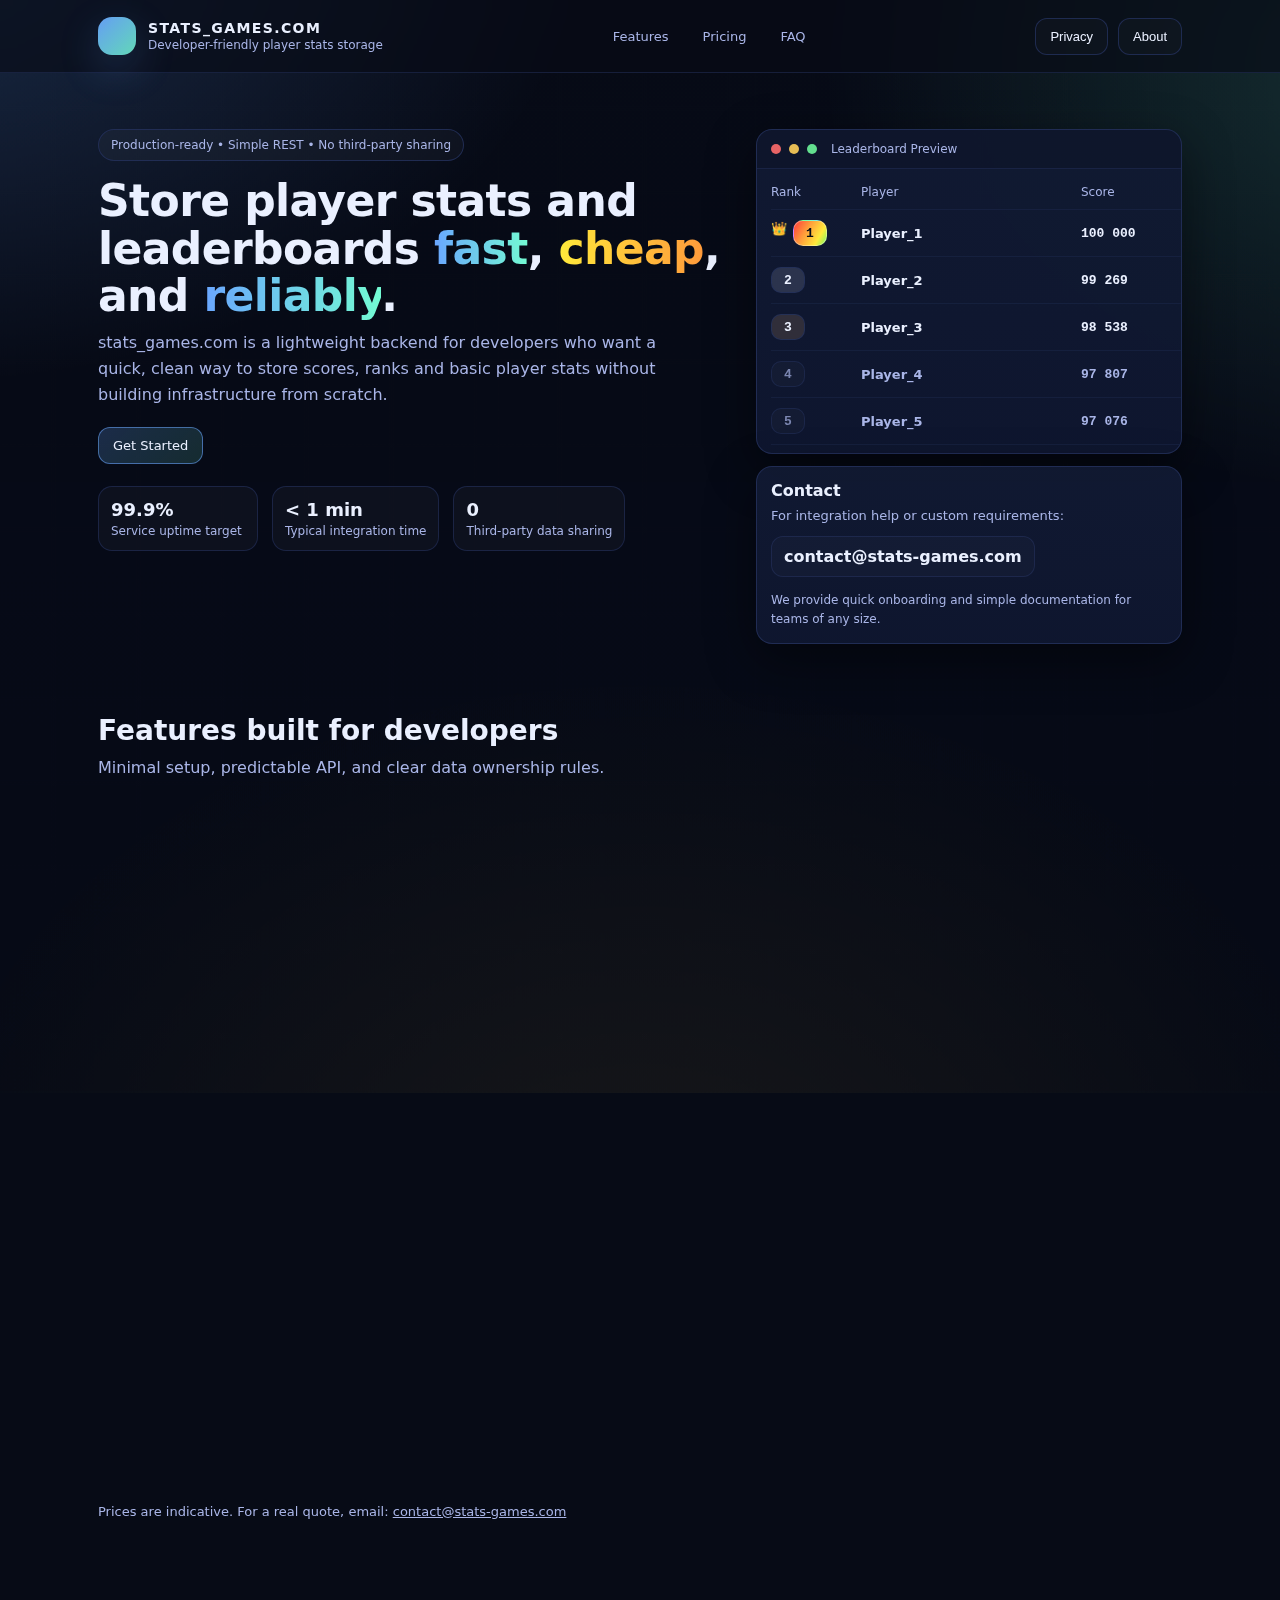
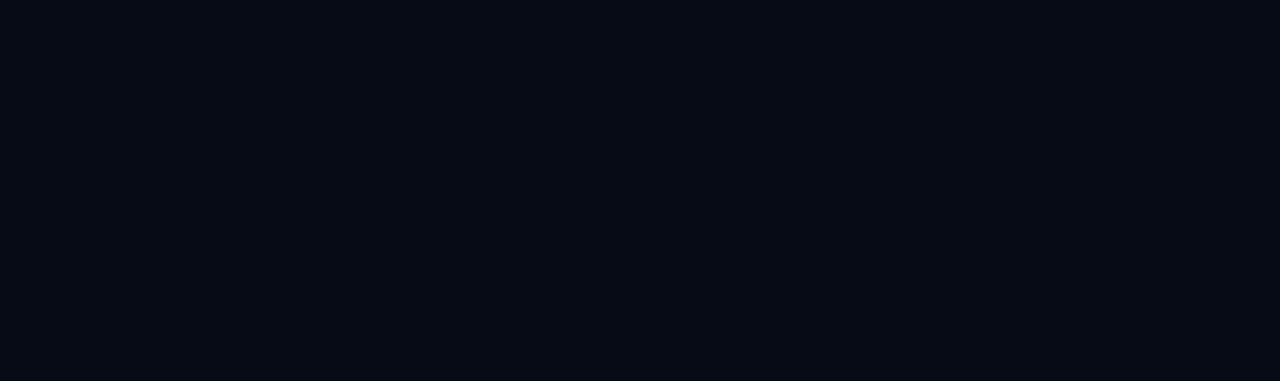
<file: public/index.html>
﻿<!doctype html>
<html lang="en">
<head>
  <meta charset="utf-8" />
  <meta name="viewport" content="width=device-width, initial-scale=1" />
  <title>stats_games.com — Player Stats & Leaderboards for Developers</title>
  <meta name="description" content="Fast, affordable player stats storage and leaderboards for game developers. Simple API, no third-party data sharing." />
  <link rel="stylesheet" href="./landing.css" />
</head>
<body>
  <header class="topbar">
    <div class="container topbar-inner">
      <div class="brand">
        <div class="logo" aria-hidden="true"></div>
        <div class="brand-text">
          <div class="brand-name">stats_games.com</div>
          <div class="brand-sub">Developer-friendly player stats storage</div>
        </div>
      </div>

      <nav class="nav">
        <a class="nav-link" href="#features">Features</a>
        <a class="nav-link" href="#pricing">Pricing</a>
        <a class="nav-link" href="#faq">FAQ</a>
      </nav>

      <div class="topbar-actions">
        <button class="btn ghost" type="button" data-open="privacyModal">Privacy</button>
        <button class="btn ghost" type="button" data-open="aboutModal">About</button>
      </div>

      <button class="burger" type="button" aria-label="Open menu" id="burgerBtn">☰</button>
    </div>

    <div class="mobile-nav" id="mobileNav" aria-hidden="true">
      <a href="#features">Features</a>
      <a href="#pricing">Pricing</a>
      <a href="#faq">FAQ</a>
      <button class="btn ghost full" type="button" data-open="privacyModal">Privacy</button>
      <button class="btn ghost full" type="button" data-open="aboutModal">About</button>
    </div>
  </header>

  <main>
    <!-- HERO -->
    <section class="hero">
      <div class="container hero-grid">
        <div class="hero-left">
          <div class="badge">Production-ready • Simple REST • No third-party sharing</div>
          <h1 class="h1">
            Store player stats and leaderboards
            <span class="grad">fast</span>, <span class="grad2">cheap</span>, and <span class="grad">reliably</span>.
          </h1>
          <p class="lead">
            stats_games.com is a lightweight backend for developers who want a quick, clean way
            to store scores, ranks and basic player stats without building infrastructure from scratch.
          </p>

          <div class="cta">
            <a class="btn primary" href="#pricing">Get Started</a>
          </div>

          <div class="trust">
            <div class="trust-item">
              <div class="trust-kpi">99.9%</div>
              <div class="trust-label">Service uptime target</div>
            </div>
            <div class="trust-item">
              <div class="trust-kpi">&lt; 1 min</div>
              <div class="trust-label">Typical integration time</div>
            </div>
            <div class="trust-item">
              <div class="trust-kpi">0</div>
              <div class="trust-label">Third-party data sharing</div>
            </div>
          </div>
        </div>

        <div class="hero-right">
          <div class="card preview">
            <div class="preview-top">
              <div class="dot red"></div>
              <div class="dot yellow"></div>
              <div class="dot green"></div>
              <div class="preview-title">Leaderboard Preview</div>
            </div>

            <div class="mini">
              <div class="mini-row head">
                <div>Rank</div><div>Player</div><div>Score</div><div>Updated</div>
              </div>
              <div class="mini-row gold">
                <div class="rank">
                  <span class="crown">👑</span><span class="rb">1</span>
                </div>
                <div class="player">Player_1</div>
                <div class="score">100 000</div>
                <div class="time">now</div>
              </div>
              <div class="mini-row silver">
                <div class="rank"><span class="rb">2</span></div>
                <div class="player">Player_2</div>
                <div class="score">99 269</div>
                <div class="time">1h ago</div>
              </div>
              <div class="mini-row bronze">
                <div class="rank"><span class="rb">3</span></div>
                <div class="player">Player_3</div>
                <div class="score">98 538</div>
                <div class="time">2h ago</div>
              </div>

              <div class="mini-row">
                <div class="rank"><span class="rb dim">4</span></div>
                <div class="player dim">Player_4</div>
                <div class="score dim">97 807</div>
                <div class="time dim">3h ago</div>
              </div>
              <div class="mini-row">
                <div class="rank"><span class="rb dim">5</span></div>
                <div class="player dim">Player_5</div>
                <div class="score dim">97 076</div>
                <div class="time dim">4h ago</div>
              </div>
            </div>
          </div>

          <div class="card side">
            <div class="side-h">Contact</div>
            <div class="side-p">
              For integration help or custom requirements:
            </div>
            <a class="side-mail" href="mailto:contact@stats-games.com">contact@stats-games.com</a>
            <div class="side-note">
              We provide quick onboarding and simple documentation for teams of any size.
            </div>
          </div>
        </div>
      </div>
    </section>

    <!-- FEATURES -->
    <section class="section" id="features">
      <div class="container">
        <div class="section-head">
          <h2>Features built for developers</h2>
          <p>Minimal setup, predictable API, and clear data ownership rules.</p>
        </div>

        <div class="grid3">
          <div class="fcard">
            <div class="icon">⚡</div>
            <div class="fh">Fast integration</div>
            <div class="fp">REST endpoints for create/update/delete by GUID. Client-side pagination support.</div>
          </div>
          <div class="fcard">
            <div class="icon">🛡️</div>
            <div class="fh">No third-party sharing</div>
            <div class="fp">We do not sell, rent, or share collected stats with third parties.</div>
          </div>
          <div class="fcard">
            <div class="icon">📈</div>
            <div class="fh">Leaderboard-ready</div>
            <div class="fp">Sorted ranking, server-side pagination, and clean JSON output for UI.</div>
          </div>
          <div class="fcard">
            <div class="icon">🔧</div>
            <div class="fh">Configurable</div>
            <div class="fp">Per-game separation and custom fields can be added for your project.</div>
          </div>
          <div class="fcard">
            <div class="icon">🔒</div>
            <div class="fh">Secure by default</div>
            <div class="fp">HTTPS, minimal surface area, and predictable responses.</div>
          </div>
          <div class="fcard">
            <div class="icon">🧾</div>
            <div class="fh">Simple terms</div>
            <div class="fp">Clear policy and a transparent, developer-friendly service model.</div>
          </div>
        </div>
      </div>
    </section>

    <!-- PRICING -->
    <section class="section" id="pricing">
      <div class="container">
        <div class="section-head">
          <h2>Pricing</h2>
          <p>Start small. Scale when you need it.</p>
        </div>

        <div class="grid3 pricing">
          <div class="pcard">
            <div class="pt">Starter</div>
            <div class="pp">$0</div>
            <div class="ps">For prototypes and tests</div>
            <ul class="plist">
              <li>Basic leaderboard endpoints</li>
              <li>Up to 1 game</li>
              <li>Community support</li>
            </ul>
            <a class="btn full" href="mailto:contact@stats-games.com?subject=Starter%20plan%20request">Request</a>
          </div>

          <div class="pcard hot">
            <div class="tag">Most Popular</div>
            <div class="pt">Indie</div>
            <div class="pp">$19</div>
            <div class="ps">For small live projects</div>
            <ul class="plist">
              <li>Multiple games</li>
              <li>Higher limits</li>
              <li>Email support</li>
            </ul>
            <a class="btn primary full" href="mailto:contact@stats-games.com?subject=Indie%20plan%20request">Request</a>
          </div>

          <div class="pcard">
            <div class="pt">Studio</div>
            <div class="pp">Custom</div>
            <div class="ps">For high scale & SLA</div>
            <ul class="plist">
              <li>Custom requirements</li>
              <li>Dedicated support</li>
              <li>Security review</li>
            </ul>
            <a class="btn full" href="mailto:contact@stats-games.com?subject=Studio%20plan%20request">Contact</a>
          </div>
        </div>

        <div class="note">
          Prices are indicative. For a real quote, email:
          <a href="mailto:contact@stats-games.com">contact@stats-games.com</a>
        </div>
      </div>
    </section>

    <!-- FAQ -->
    <section class="section" id="faq">
      <div class="container">
        <div class="section-head">
          <h2>FAQ</h2>
          <p>Common questions about data and usage.</p>
        </div>

        <div class="faq">
          <details class="q">
            <summary>Do you share player data with third parties?</summary>
            <div class="a">No. We do not sell, rent, or share stored statistics with third parties.</div>
          </details>
          <details class="q">
            <summary>Can I host multiple games?</summary>
            <div class="a">Yes. A per-game separation model can be enabled so each game has its own leaderboard.</div>
          </details>
          <details class="q">
            <summary>Is this suitable for production?</summary>
            <div class="a">For serious scale, use server-side pagination and a database backend (SQLite/PostgreSQL). We can help with that migration.</div>
          </details>
        </div>
      </div>
    </section>

    <!-- FOOTER -->
    <footer class="footer">
      <div class="container footer-inner">
        <div class="foot-left">
          <div class="foot-brand">stats_games.com</div>
          <div class="foot-sub">Fast, affordable player stats storage for developers.</div>
        </div>
        <div class="foot-right">
          <a href="#pricing">Pricing</a>
          <a href="mailto:contact@stats-games.com">contact@stats-games.com</a>
          <button class="linkbtn" type="button" data-open="privacyModal">Privacy</button>
        </div>
      </div>
    </footer>
  </main>

  <!-- MODALS -->
  <div class="modal-overlay" id="privacyModal" aria-hidden="true">
    <div class="modal" role="dialog" aria-modal="true" aria-labelledby="privacyTitle">
      <button class="close-btn" type="button" data-close="privacyModal" aria-label="Close">&times;</button>
      <h2 id="privacyTitle">Privacy Policy</h2>
      <p>
        stats_games.com provides statistics storage solutions for game developers.
        We store only the data required to deliver leaderboard and analytics features.
      </p>
      <p>
        We do not sell, rent, or share your data with third parties.
        Data is processed exclusively to provide services to our clients.
      </p>
      <div class="contact">
        For privacy inquiries:
        <br><strong>contact@stats-games.com</strong>
      </div>
    </div>
  </div>

  <div class="modal-overlay" id="aboutModal" aria-hidden="true">
    <div class="modal" role="dialog" aria-modal="true" aria-labelledby="aboutTitle">
      <button class="close-btn" type="button" data-close="aboutModal" aria-label="Close">&times;</button>
      <h2 id="aboutTitle">About stats_games.com</h2>
      <p>
        stats_games.com is a platform offering developers a convenient, fast, and cost-effective way to store and manage player statistics.
        We do not transfer or share stored data with third parties.
      </p>
      <div class="contact">
        Business inquiries:
        <br><strong>contact@stats-games.com</strong>
      </div>
    </div>
  </div>

  <script>
      // ===== Modals =====
      function openModal(id){
        const el = document.getElementById(id);
        if (!el) return;
        el.style.display = "flex";
        el.setAttribute("aria-hidden", "false");
      }
      function closeModal(id){
        const el = document.getElementById(id);
        if (!el) return;
        el.style.display = "none";
        el.setAttribute("aria-hidden", "true");
      }

      document.addEventListener("click", (e) => {
        const openId = e.target?.getAttribute?.("data-open");
        const closeId = e.target?.getAttribute?.("data-close");

        if (openId) openModal(openId);
        if (closeId) closeModal(closeId);

        if (e.target && e.target.classList && e.target.classList.contains("modal-overlay")) {
          e.target.style.display = "none";
          e.target.setAttribute("aria-hidden", "true");
        }
      });

      document.addEventListener("keydown", (e) => {
        if (e.key !== "Escape") return;
        document.querySelectorAll(".modal-overlay").forEach(m => {
          if (getComputedStyle(m).display !== "none") {
            m.style.display = "none";
            m.setAttribute("aria-hidden", "true");
          }
        });
      });

      // ===== Mobile menu =====
      const burgerBtn = document.getElementById("burgerBtn");
      const mobileNav = document.getElementById("mobileNav");

      burgerBtn?.addEventListener("click", () => {
        const open = mobileNav.classList.toggle("open");
        mobileNav.setAttribute("aria-hidden", open ? "false" : "true");
      });

      // Close mobile menu on link click
      mobileNav?.addEventListener("click", (e) => {
        const a = e.target?.closest?.("a");
        if (!a) return;
        mobileNav.classList.remove("open");
        mobileNav.setAttribute("aria-hidden", "true");
      });

      // ===== Reveal on scroll =====
      // Добавляем reveal-класс набору крупных блоков.
      const revealTargets = document.querySelectorAll(
        ".hero-left, .hero-right, " +
        "#features .section-head, #features .grid3, " +
        "#pricing .section-head, #pricing .grid3, " +
        "#docs .section-head, #docs .codecard, #docs .cta-row, " +
        "#faq .section-head, #faq .faq, " +
        ".footer"
      );

      revealTargets.forEach(el => el.classList.add("reveal"));

      const io = new IntersectionObserver((entries) => {
        for (const entry of entries) {
          if (entry.isIntersecting) {
            entry.target.classList.add("is-visible");
            io.unobserve(entry.target);
          }
        }
      }, { threshold: 0.12, rootMargin: "0px 0px -10% 0px" });

      revealTargets.forEach(el => io.observe(el));
    </script>
</body>
</html>
</file>
<file: public/landing.css>
:root{
  --bg:#070b16;
  --panel:#0f1730;
  --panel2:#111a33;
  --border:#23305a;
  --text:#eaf0ff;
  --muted:#a9b5e7;
  --shadow: 0 16px 50px rgba(0,0,0,.45);
  --radius:16px;

  --mono: ui-monospace, SFMono-Regular, Menlo, Monaco, Consolas, "Liberation Mono", monospace;
  --sans: ui-sans-serif, system-ui, -apple-system, Segoe UI, Roboto, Ubuntu, Cantarell, Arial;
}

*{ box-sizing:border-box; }
html, body{ height:100%; }

body{
  margin:0;
  font-family:var(--sans);
  color:var(--text);
  background: var(--bg);     /* ������� ��� ��� ���������� */
  overflow-x:hidden;         /* ��������� �������������� ����� */
  position: relative;
}

/* ===== Animated background (fixes repeating/cropping on scroll) ===== */
body::before{
  content:"";
  position: fixed;
  inset:-20%;
  z-index:-1;
  pointer-events:none;

  background:
    radial-gradient(1200px 800px at 10% 10%, rgba(106,166,255,.22), transparent 55%),
    radial-gradient(900px 700px at 90% 20%, rgba(115,251,211,.14), transparent 60%),
    radial-gradient(1200px 900px at 50% 110%, rgba(255,207,90,.07), transparent 60%),
    linear-gradient(180deg, rgba(7,11,22,1), rgba(7,11,22,.92));

  transform: translate3d(0,0,0) scale(1.02);
  animation: bg-drift 18s ease-in-out infinite alternate;
  will-change: transform, filter;
  filter: saturate(1.05);
}

@keyframes bg-drift{
  0%   { transform: translate3d(-2%, -1%, 0) scale(1.02); }
  50%  { transform: translate3d( 2%,  1%, 0) scale(1.03); }
  100% { transform: translate3d(-1%,  2%, 0) scale(1.02); }
}

@media (prefers-reduced-motion: reduce){
  body::before{ animation:none; }
}

a{ color:inherit; text-decoration:none; }
.mono{ font-family:var(--mono); }
.container{ width:100%; max-width:1120px; margin:0 auto; padding:0 18px; }

/* ===== Reveal animation (scroll) ===== */
.reveal{
  opacity:0;
  transform: translate3d(0, 16px, 0);
  transition: opacity .55s ease, transform .55s ease;
  will-change: opacity, transform;
}
.reveal.is-visible{
  opacity:1;
  transform: translate3d(0,0,0);
}
@media (prefers-reduced-motion: reduce){
  .reveal, .reveal.is-visible{
    opacity:1;
    transform:none;
    transition:none;
  }
}

/* ===== Idle floating for key cards ===== */
@keyframes floaty{
  0%   { transform: translate3d(0,0,0); }
  50%  { transform: translate3d(0,-6px,0); }
  100% { transform: translate3d(0,0,0); }
}

/* Topbar */
.topbar{
  position:sticky;
  top:0;
  z-index:50;
  backdrop-filter: blur(8px);
  background: rgba(7,11,22,.65);
  border-bottom:1px solid rgba(35,48,90,.55);
}
.topbar-inner{
  min-height:72px;
  display:flex;
  align-items:center;
  justify-content:space-between;
  gap:14px;
}

.brand{ display:flex; align-items:center; gap:12px; min-width:0; }
.logo{
  width:38px; height:38px; border-radius:14px;
  background: linear-gradient(135deg, rgba(106,166,255,.95), rgba(115,251,211,.85));
  box-shadow: 0 14px 40px rgba(106,166,255,.22);
  flex: 0 0 auto;
}
.brand-text{ min-width:0; }
.brand-name{
  font-weight:900;
  letter-spacing:1.4px;
  text-transform:uppercase;
  font-size:14px;
  white-space:nowrap;
}
.brand-sub{
  font-size:12px;
  color:var(--muted);
  margin-top:2px;
  max-width: 42ch;
}

.nav{ display:flex; gap:14px; min-width:0; }
.nav-link{
  font-size:13px;
  color:var(--muted);
  padding:10px 10px;
  border-radius:12px;
  transition: background .12s ease, color .12s ease;
  white-space:nowrap;
}
.nav-link:hover{ background: rgba(255,255,255,.05); color:var(--text); }

.topbar-actions{ display:flex; gap:10px; align-items:center; }

.btn{
  display:inline-flex;
  align-items:center;
  justify-content:center;
  gap:8px;
  padding:10px 14px;
  border-radius:12px;
  border:1px solid rgba(35,48,90,.85);
  background: rgba(255,255,255,.04);
  color:var(--text);
  font-size:13px;
  cursor:pointer;
  transition: transform .08s ease, background .12s ease, border-color .12s ease;
  user-select:none;
  max-width:100%;
}
.btn:hover{ background: rgba(255,255,255,.07); }
.btn:active{ transform: translateY(1px); }
.btn.primary{
  border-color: rgba(106,166,255,.55);
  background: linear-gradient(135deg, rgba(106,166,255,.22), rgba(115,251,211,.14));
}
.btn.ghost{ background: rgba(255,255,255,.02); }
.btn.full{ width:100%; }

.burger{
  display:none;
  border:1px solid rgba(35,48,90,.85);
  background: rgba(255,255,255,.04);
  color:var(--text);
  border-radius:12px;
  padding:10px 12px;
  cursor:pointer;
}

.mobile-nav{
  display:none;
  padding:12px 18px 16px;
  border-top:1px solid rgba(35,48,90,.55);
}
.mobile-nav a{
  display:block;
  padding:10px 10px;
  border-radius:12px;
  color:var(--muted);
}
.mobile-nav a:hover{ background: rgba(255,255,255,.05); color:var(--text); }
.mobile-nav .full{ margin-top:10px; }
.mobile-nav.open{ display:block; }

/* Hero */
.hero{ padding:56px 0 28px; }

.hero-grid{
  display:grid;
  grid-template-columns: 1.2fr .8fr;
  gap:18px;
  align-items:start;
  min-width:0;
}
.hero-left, .hero-right{ min-width:0; }

.badge{
  display:inline-flex;
  padding:8px 12px;
  border-radius:999px;
  border:1px solid rgba(35,48,90,.85);
  background: rgba(255,255,255,.03);
  color:var(--muted);
  font-size:12px;
}
.h1{
  margin:16px 0 10px;
  font-size:44px;
  letter-spacing:-.6px;
  line-height:1.08;
}
.grad{
  background: linear-gradient(90deg, #6aa6ff, #73fbd3);
  -webkit-background-clip:text;
  background-clip:text;
  color:transparent;
}
.grad2{
  background: linear-gradient(90deg, #ffe93b, #ff9a3b);
  -webkit-background-clip:text;
  background-clip:text;
  color:transparent;
}
.lead{
  margin:0;
  font-size:16px;
  line-height:1.65;
  color:var(--muted);
  max-width: 56ch;
}
.cta{ display:flex; gap:12px; margin-top:18px; flex-wrap:wrap; }

.trust{
  display:flex;
  gap:14px;
  flex-wrap:wrap;
  margin-top:22px;
}
.trust-item{
  min-width: 160px;
  background: rgba(255,255,255,.03);
  border:1px solid rgba(35,48,90,.65);
  border-radius:14px;
  padding:12px 12px;
}
.trust-kpi{ font-weight:900; font-size:18px; }
.trust-label{ color:var(--muted); font-size:12px; margin-top:4px; }

.card{
  background: linear-gradient(180deg, rgba(17,26,51,.95), rgba(15,23,48,.95));
  border:1px solid rgba(35,48,90,.85);
  border-radius: var(--radius);
  box-shadow: var(--shadow);
  overflow:hidden;
  max-width:100%;
}

/* Idle animation on key cards */
.card.preview{
  animation: floaty 6.5s ease-in-out infinite;
  will-change: transform;
}
.card.side{
  animation: floaty 7.5s ease-in-out infinite;
  animation-delay: .35s;
  will-change: transform;
}
@media (prefers-reduced-motion: reduce){
  .card.preview, .card.side{ animation:none; }
}

.preview{ padding:0; }
.preview-top{
  display:flex;
  align-items:center;
  gap:8px;
  padding:12px 14px;
  border-bottom:1px solid rgba(35,48,90,.55);
  background: rgba(0,0,0,.12);
}
.dot{ width:10px; height:10px; border-radius:999px; opacity:.9; }
.dot.red{ background:#ff6b6b; }
.dot.yellow{ background:#ffcf5a; }
.dot.green{ background:#6df59a; }
.preview-title{ margin-left:6px; font-size:12px; color:var(--muted); }

.mini{
  padding:12px 14px 8px;
  overflow-x:auto; /* ���������� ���������, �� ������ ����� */
}

/* ����� grid-������ �� ��������� � ���� � �� �������� ������ */
.mini-row{
  display:grid;
  grid-template-columns: 80px 1.2fr 110px 90px;
  gap:10px;
  padding:10px 0;
  border-bottom:1px solid rgba(35,48,90,.35);
  font-size:13px;
  align-items:center;
  min-width: 520px;
}

.mini-row.head{
  color:var(--muted);
  font-size:12px;
  padding-top:4px;
}

.rank{ display:flex; align-items:center; gap:6px; }
.crown{ margin-top:-10px; }
.rb{
  display:inline-flex;
  min-width:34px;
  height:26px;
  align-items:center;
  justify-content:center;
  border-radius:10px;
  border:1px solid rgba(35,48,90,.85);
  background: rgba(255,255,255,.03);
  font-family:var(--mono);
  font-weight:800;
}
.rb.dim{ opacity:.7; }
.mini-row.gold .rb{
  border-color: rgba(255,255,255,.35);
  background: linear-gradient(120deg,#ff3b3b,#ff9a3b,#ffe93b,#3bff6f,#3bd6ff,#3b6cff,#b93bff,#ff3bb5,#ff3b3b);
  background-size: 300% 300%;
  animation: rainbow 3s ease-in-out infinite;
  color:#070b16;
}
@keyframes rainbow {
  0%{ background-position:0% 50%; }
  50%{ background-position:100% 50%; }
  100%{ background-position:0% 50%; }
}
.mini-row.silver .rb{ background: rgba(220,230,255,.14); }
.mini-row.bronze .rb{ background: rgba(255,190,120,.14); }

.player{ font-weight:700; }
.score{ font-family:var(--mono); font-weight:800; }
.time{ font-family:var(--mono); color:var(--muted); font-size:12px; }
.dim{ color:var(--muted); }

.preview-bottom{
  display:flex;
  flex-wrap:wrap;
  gap:8px;
  padding:12px 14px 14px;
  background: rgba(0,0,0,.10);
}
.pill{
  padding:8px 10px;
  border-radius:999px;
  border:1px solid rgba(35,48,90,.65);
  background: rgba(255,255,255,.02);
  color:var(--muted);
  font-size:12px;
  max-width:100%;
  overflow:hidden;
  text-overflow:ellipsis;
  white-space:nowrap;
}

.side{ margin-top:12px; padding:14px; }
.side-h{ font-weight:900; margin-bottom:6px; }
.side-p{ color:var(--muted); font-size:13px; line-height:1.5; }
.side-mail{
  display:inline-block;
  margin-top:10px;
  padding:10px 12px;
  border-radius:12px;
  border:1px solid rgba(35,48,90,.65);
  background: rgba(255,255,255,.02);
  font-weight:800;
  max-width:100%;
  overflow:hidden;
  text-overflow:ellipsis;
  white-space:nowrap;
}
.side-note{ margin-top:10px; color:var(--muted); font-size:12px; line-height:1.6; }

/* Sections */
.section{ padding:42px 0; }
.section-head h2{ margin:0; font-size:28px; }
.section-head p{ margin:8px 0 0; color:var(--muted); line-height:1.6; max-width: 70ch; }

.grid3{
  margin-top:18px;
  display:grid;
  grid-template-columns: repeat(3, 1fr);
  gap:12px;
}
.fcard{
  padding:16px 14px;
  border-radius: var(--radius);
  border:1px solid rgba(35,48,90,.65);
  background: rgba(255,255,255,.03);
}
.icon{ font-size:18px; }
.fh{ margin-top:10px; font-weight:900; }
.fp{ margin-top:8px; color:var(--muted); font-size:13px; line-height:1.6; }

.pricing .pcard{
  padding:16px 14px;
  border-radius: var(--radius);
  border:1px solid rgba(35,48,90,.65);
  background: rgba(255,255,255,.03);
  position:relative;
}
.pcard.hot{
  border-color: rgba(106,166,255,.55);
  background: linear-gradient(180deg, rgba(106,166,255,.14), rgba(255,255,255,.03));
}
.tag{
  position:absolute;
  top:12px;
  right:12px;
  font-size:11px;
  color:var(--muted);
  border:1px solid rgba(35,48,90,.65);
  background: rgba(255,255,255,.03);
  padding:6px 10px;
  border-radius:999px;
}
.pt{ font-weight:900; font-size:14px; }
.pp{ font-weight:900; font-size:30px; margin-top:8px; }
.ps{ margin-top:6px; color:var(--muted); font-size:13px; }
.plist{
  margin:12px 0 14px;
  padding-left:18px;
  color:var(--muted);
  font-size:13px;
  line-height:1.7;
}
.note{
  margin-top:14px;
  color:var(--muted);
  font-size:13px;
}
.note a{ text-decoration:underline; }

.codecard{
  margin-top:18px;
  padding:14px 14px;
  border-radius: var(--radius);
  border:1px solid rgba(35,48,90,.65);
  background: rgba(255,255,255,.02);
  overflow-x:auto;
}
.code-row{
  display:flex;
  gap:10px;
  padding:10px 0;
  border-bottom:1px solid rgba(35,48,90,.25);
  font-size:13px;
  min-width: 540px;
}
.code-row:last-child{ border-bottom:none; }
.k{ width:64px; font-weight:900; }
.p{ flex:1; color:var(--text); }
.c{ color:var(--muted); }

.cta-row{ display:flex; gap:12px; margin-top:14px; flex-wrap:wrap; }

.faq{ margin-top:16px; }
.q{
  border:1px solid rgba(35,48,90,.65);
  background: rgba(255,255,255,.02);
  border-radius: 14px;
  padding:10px 12px;
  margin-bottom:10px;
}
.q summary{
  cursor:pointer;
  font-weight:800;
}
.a{ margin-top:10px; color:var(--muted); line-height:1.6; font-size:13px; }

/* Footer */
.footer{
  border-top:1px solid rgba(35,48,90,.55);
  padding:22px 0;
  background: rgba(0,0,0,.10);
}
.footer-inner{
  display:flex;
  justify-content:space-between;
  gap:14px;
  align-items:flex-start;
  flex-wrap:wrap;
}
.foot-brand{ font-weight:900; letter-spacing:1.4px; text-transform:uppercase; }
.foot-sub{ margin-top:6px; color:var(--muted); font-size:13px; }
.foot-right{
  display:flex;
  gap:14px;
  flex-wrap:wrap;
  align-items:center;
  color:var(--muted);
}
.foot-right a:hover{ color:var(--text); }
.linkbtn{
  border:none;
  background:transparent;
  color:var(--muted);
  cursor:pointer;
  padding:0;
  font: inherit;
}
.linkbtn:hover{ color:var(--text); }

/* Modals */
.modal-overlay{
  position:fixed;
  inset:0;
  background:rgba(0,0,0,0.65);
  display:none;
  align-items:center;
  justify-content:center;
  z-index:1000;
}
.modal{
  width:90%;
  max-width:640px;
  background:rgba(18,26,51,.98);
  border:1px solid rgba(35,48,90,.85);
  border-radius: var(--radius);
  padding:22px;
  box-shadow: 0 24px 70px rgba(0,0,0,.65);
  position:relative;
}
.modal h2{ margin:0 0 10px; font-size:20px; }
.modal p{ margin:10px 0; color:var(--muted); line-height:1.65; font-size:14px; }
.modal .contact{
  margin-top:14px;
  padding-top:12px;
  border-top:1px solid rgba(35,48,90,.55);
}
.close-btn{
  position:absolute;
  top:10px;
  right:12px;
  background:none;
  border:none;
  color:var(--muted);
  font-size:20px;
  cursor:pointer;
}
.close-btn:hover{ color:var(--text); }

/* Responsive */
@media (max-width: 980px){
  .hero-grid{ grid-template-columns: 1fr; }
  .nav{ display:none; }
  .burger{ display:inline-flex; }
  .topbar-actions{ display:none; }

  .card.preview, .card.side{ width:100%; }
}

@media (max-width: 720px){
  .h1{ font-size:34px; }
  .grid3{ grid-template-columns: 1fr; }
}

@media (max-width: 520px){
  .container{ padding: 0 14px; }
  .cta{ gap:10px; }
  .cta .btn{ width:100%; }
  .brand-sub{ display:none; }
}
</file>
